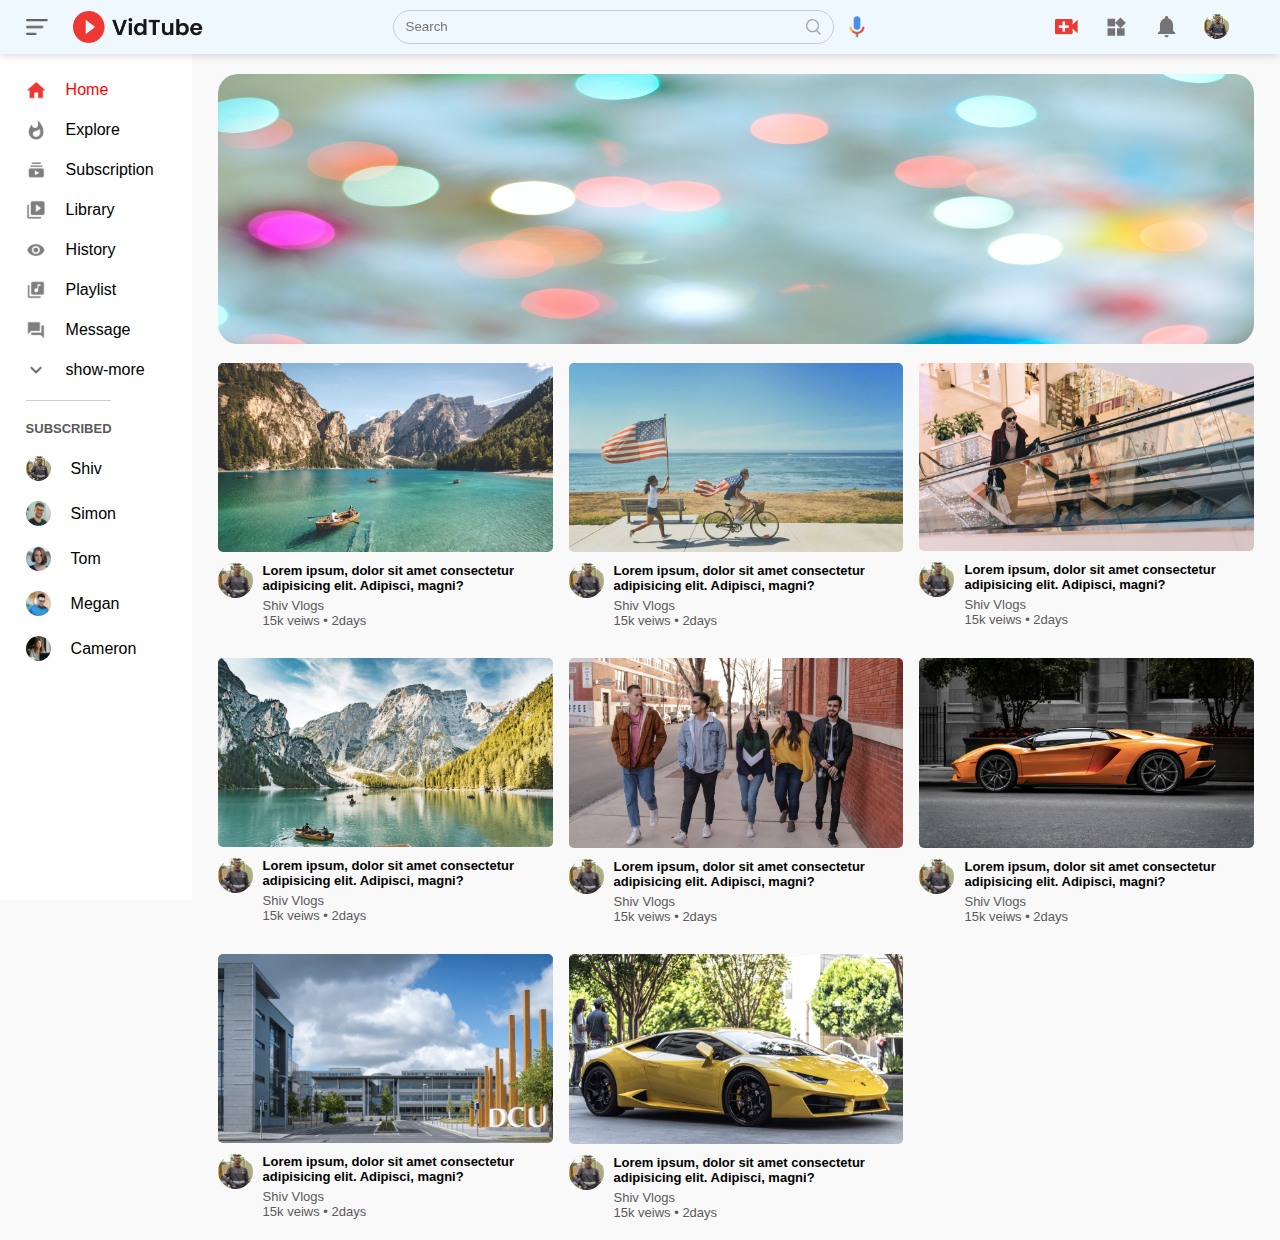
<file: index.html>
<!DOCTYPE html>
<html lang="en">

<head>
    <meta charset="UTF-8">
    <meta name="viewport" content="width=device-width, initial-scale=1.0">
    <title>Youtube Clone</title>
    <link rel="stylesheet" href="./style.css">
</head>

<body>
    <nav class="flex-div">
        <div class="nav-left flex-div">
            <img src="./images/menu.png" alt="" class="menu-icon">
            <img src="./images/logo.png" alt="" class="logo">
        </div>
        <div class="nav-middle flex-div">
            <div class="search-box flex-div">
                <input type="text" name="" id="" placeholder="Search">
                <img src="./images/search.png" alt="">
            </div>
            <img src="./images/voice-search.png" alt="" class="mic-icon">
        </div>
        <div class="nav-right flex-div">
            <img src="./images/upload.png" alt="">
            <img src="./images/more.png" alt="">
            <img src="./images/notification.png" alt="">
            <img src="./images/Jack.jpg" alt="" class="user-icon">
        </div>
    </nav>
    <!-- navbar completed -->
    <div class="sidebar">
        <div class="shortcut-links">
            <a href=""><img src="./images/home.png" alt="">
                <p>Home</p>
            </a>
            <a href=""><img src="./images/explore.png" alt="">
                <p>Explore</p>
            </a>
            <a href=""><img src="./images/subscriprion.png" alt="">
                <p>Subscription</p>
            </a>
            <a href=""><img src="./images/library.png" alt="">
                <p>Library</p>
            </a>
            <a href=""><img src="./images/history.png" alt="">
                <p>History</p>
            </a>
            <a href=""><img src="./images/playlist.png" alt="">
                <p>Playlist</p>
            </a>
            <a href=""><img src="./images/messages.png" alt="">
                <p>Message</p>
            </a>
            <a href=""><img src="./images/show-more.png" alt="">
                <p>show-more</p>
            </a>
            <hr>
        </div>
        <div class="subscribed-list">
            <h3>SUBSCRIBED</h3>
            <a href=""><img src="./images/Jack.jpg" alt="">
                <p>Shiv</p>
            </a>
            <a href=""><img src="./images/simon.png" alt="">
                <p>Simon</p>
            </a>
            <a href=""><img src="./images/megan.png" alt="">
                <p>Tom</p>
            </a>
            <a href=""><img src="./images/tom.png" alt="">
                <p>Megan</p>
            </a>
            <a href=""><img src="./images/cameron.png" alt="">
                <p>Cameron</p>
            </a>
        </div>
    </div>
    <!-- sidebar completed -->
    <div class="container">
        <div class="banner">
            <img src="./images/banner.jpg" alt="">
        </div>
        <div class="list-container">
            <div class="vid-list">
                <a href="play-video.html"><img src="./images/thumbnail1.png" alt="" class="thumbnail"></a>
                <div class="flex-div">
                    <img src="./images/Jack.jpg" alt="">
                    <div class="vid-info">    
                        <a href="play-video.html">Lorem ipsum, dolor sit amet consectetur adipisicing elit. Adipisci, magni?</a>
                        <p>Shiv Vlogs</p>
                        <p>15k veiws &bull; 2days</p>
                    </div>
                </div>
            </div>

            <div class="vid-list">
                <a href=""><img src="./images/thumbnail2.png" alt="" class="thumbnail"></a>
                <div class="flex-div">
                    <img src="./images/Jack.jpg" alt="">
                    <div class="vid-info">    
                        <a href="">Lorem ipsum, dolor sit amet consectetur adipisicing elit. Adipisci, magni?</a>
                        <p>Shiv Vlogs</p>
                        <p>15k veiws &bull; 2days</p>
                    </div>
                </div>
            </div>

            <div class="vid-list">
                <a href=""><img src="./images/thumbnail3.png" alt="" class="thumbnail"></a>
                <div class="flex-div">
                    <img src="./images/Jack.jpg" alt="">
                    <div class="vid-info">    
                        <a href="">Lorem ipsum, dolor sit amet consectetur adipisicing elit. Adipisci, magni?</a>
                        <p>Shiv Vlogs</p>
                        <p>15k veiws &bull; 2days</p>
                    </div>
                </div>
            </div>

            <div class="vid-list">
                <a href=""><img src="./images/thumbnail4.png" alt="" class="thumbnail"></a>
                <div class="flex-div">
                    <img src="./images/Jack.jpg" alt="">
                    <div class="vid-info">    
                        <a href="">Lorem ipsum, dolor sit amet consectetur adipisicing elit. Adipisci, magni?</a>
                        <p>Shiv Vlogs</p>
                        <p>15k veiws &bull; 2days</p>
                    </div>
                </div>
            </div>

            <div class="vid-list">
                <a href=""><img src="./images/thumbnail5.png" alt="" class="thumbnail"></a>
                <div class="flex-div">
                    <img src="./images/Jack.jpg" alt="">
                    <div class="vid-info">    
                        <a href="">Lorem ipsum, dolor sit amet consectetur adipisicing elit. Adipisci, magni?</a>
                        <p>Shiv Vlogs</p>
                        <p>15k veiws &bull; 2days</p>
                    </div>
                </div>
            </div>

            <div class="vid-list">
                <a href=""><img src="./images/thumbnail6.png" alt="" class="thumbnail"></a>
                <div class="flex-div">
                    <img src="./images/Jack.jpg" alt="">
                    <div class="vid-info">    
                        <a href="">Lorem ipsum, dolor sit amet consectetur adipisicing elit. Adipisci, magni?</a>
                        <p>Shiv Vlogs</p>
                        <p>15k veiws &bull; 2days</p>
                    </div>
                </div>
            </div>

            <div class="vid-list">
                <a href=""><img src="./images/thumbnail7.png" alt="" class="thumbnail"></a>
                <div class="flex-div">
                    <img src="./images/Jack.jpg" alt="">
                    <div class="vid-info">    
                        <a href="">Lorem ipsum, dolor sit amet consectetur adipisicing elit. Adipisci, magni?</a>
                        <p>Shiv Vlogs</p>
                        <p>15k veiws &bull; 2days</p>
                    </div>
                </div>
            </div>

            <div class="vid-list">
                <a href=""><img src="./images/thumbnail8.png" alt="" class="thumbnail"></a>
                <div class="flex-div">
                    <img src="./images/Jack.jpg" alt="">
                    <div class="vid-info">    
                        <a href="">Lorem ipsum, dolor sit amet consectetur adipisicing elit. Adipisci, magni?</a>
                        <p>Shiv Vlogs</p>
                        <p>15k veiws &bull; 2days</p>
                    </div>
                </div>
            </div>

            
        </div> 
    </div>
    <script src="./script.js"></script>
</body>

</html>
</file>
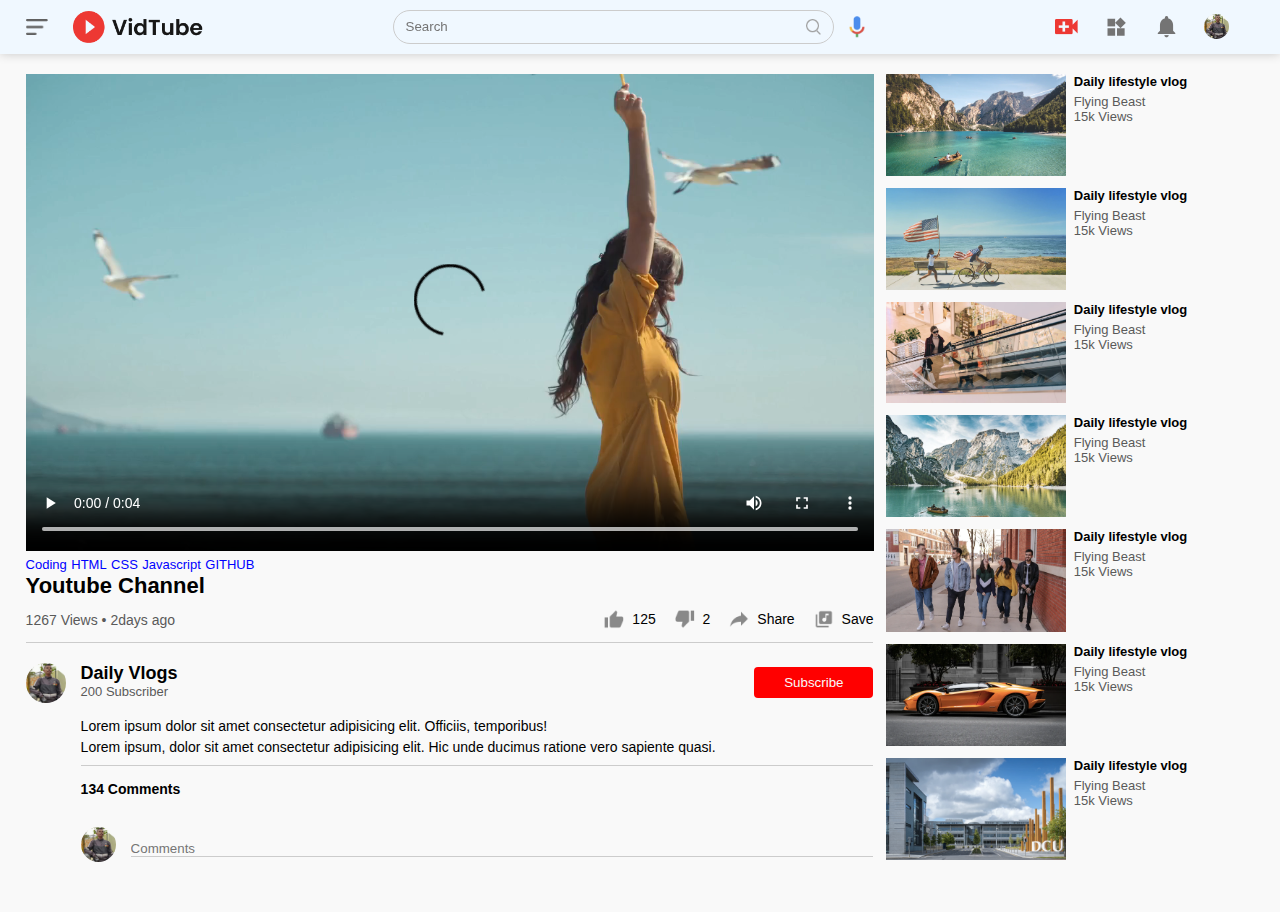
<file: play-video.html>
<!DOCTYPE html>
<html lang="en">
<head>
    <meta charset="UTF-8">
    <meta name="viewport" content="width=device-width, initial-scale=1.0">
    <title>Document</title>
    <link rel="stylesheet" href="./style.css">
</head>
<body>
    <nav class="flex-div">
        <div class="nav-left flex-div">
            <img src="./images/menu.png" alt="" class="menu-icon">
            <img src="./images/logo.png" alt="" class="logo">
        </div>
        <div class="nav-middle flex-div">
            <div class="search-box flex-div">
                <input type="text" name="" id="" placeholder="Search">
                <img src="./images/search.png" alt="">
            </div>
            <img src="./images/voice-search.png" alt="" class="mic-icon">
        </div>
        <div class="nav-right flex-div">
            <img src="./images/upload.png" alt="">
            <img src="./images/more.png" alt="">
            <img src="./images/notification.png" alt="">
            <img src="./images/Jack.jpg" alt="" class="user-icon">
        </div>
    </nav>


    <div class="container play-container">
        <div class="row">
            <div class="play-video">
                <video controls autoplay>
                    <source src="./images/video.mp4" type="video/mp4">
                </video>
                <div class="tags">
                    <a href="">Coding</a>
                    <a href="">HTML</a>
                    <a href="">CSS</a>
                    <a href="">Javascript</a>
                    <a href="">GITHUB</a>
                </div>
                <h3>Youtube Channel</h3>
                <div class="play-video-info">
                    <p>1267 Views &bull; 2days ago</p>
                    <div>
                        <a href=""><img src="./images/like.png" alt="">125</a>
                        <a href=""><img src="./images/dislike.png" alt="">2</a>
                        <a href=""><img src="./images/share.png" alt="">Share</a>
                        <a href=""><img src="./images/save.png" alt="">Save</a>
                    </div>
                </div>
                <hr>
                <div class="publisher">
                    <img src="./images/Jack.jpg" alt="">
                    <div>
                        <p>Daily Vlogs</p>
                        <span>200 Subscriber</span>
                    </div>
                    <button type="button">Subscribe</button>
                </div>
                <div class="vid-description">
                    <p>Lorem ipsum dolor sit amet consectetur adipisicing elit. Officiis, temporibus!</p>
                    <p>Lorem ipsum, dolor sit amet consectetur adipisicing elit. Hic unde ducimus ratione vero sapiente quasi.</p>
                    <hr>
                    <h4>134 Comments</h4>
                    <div class="add-comment">
                        <img src="./images/Jack.jpg" alt="">
                        <input type="text" name="" id="" placeholder="Comments">
                    </div>
                </div>
                
            </div>
            <div class="right-sidebar">

                <div class="side-video-list">
                    <a href="" class="small-thumbnail"><img src="./images/thumbnail1.png" alt=""></a>
                    <div class="vid-info">
                        <a href="">Daily lifestyle vlog</a>
                        <p>Flying Beast</p>
                        <p>15k Views</p>
                    </div>
                </div>


                <div class="side-video-list">
                    <a href="" class="small-thumbnail"><img src="./images/thumbnail2.png" alt=""></a>
                    <div class="vid-info">
                        <a href="">Daily lifestyle vlog</a>
                        <p>Flying Beast</p>
                        <p>15k Views</p>
                    </div>
                </div>


                <div class="side-video-list">
                    <a href="" class="small-thumbnail"><img src="./images/thumbnail3.png" alt=""></a>
                    <div class="vid-info">
                        <a href="">Daily lifestyle vlog</a>
                        <p>Flying Beast</p>
                        <p>15k Views</p>
                    </div>
                </div>


                <div class="side-video-list">
                    <a href="" class="small-thumbnail"><img src="./images/thumbnail4.png" alt=""></a>
                    <div class="vid-info">
                        <a href="">Daily lifestyle vlog</a>
                        <p>Flying Beast</p>
                        <p>15k Views</p>
                    </div>
                </div>


                <div class="side-video-list">
                    <a href="" class="small-thumbnail"><img src="./images/thumbnail5.png" alt=""></a>
                    <div class="vid-info">
                        <a href="">Daily lifestyle vlog</a>
                        <p>Flying Beast</p>
                        <p>15k Views</p>
                    </div>
                </div>


                <div class="side-video-list">
                    <a href="" class="small-thumbnail"><img src="./images/thumbnail6.png" alt=""></a>
                    <div class="vid-info">
                        <a href="">Daily lifestyle vlog</a>
                        <p>Flying Beast</p>
                        <p>15k Views</p>
                    </div>
                </div>


                <div class="side-video-list">
                    <a href="" class="small-thumbnail"><img src="./images/thumbnail7.png" alt=""></a>
                    <div class="vid-info">
                        <a href="">Daily lifestyle vlog</a>
                        <p>Flying Beast</p>
                        <p>15k Views</p>
                    </div>
                </div>

            </div>
        </div>
    </div>

    <script src="./script.js"></script>
</body>
</html>
</file>
<file: style.css>
*{
    margin: 0;
    padding: 0;
    font-family: 'poppins',sans-serif;
    box-sizing: border-box;
}
a{
    text-decoration: none;
    color: black;
}
img{
    cursor: pointer;

}
.flex-div{
     display: flex;
     align-items: center;
}
nav{
    padding:10px 2%;
    justify-content: space-between;
    box-shadow: 0 0 10px rgba(0,0,0, 0.2);
    background-color: aliceblue;
    position: sticky;
    top: 0px;
    z-index: 10;
} 
.nav-right img{
    width: 25px;
    margin-right: 25px;
}
.user-icon{
    width: 25px;
   border-radius: 50%; 
   margin-right: 0px;
}
.nav-left .menu-icon{
    width: 22px;
    margin-right: 25px;
}
.nav-left .logo{
    width: 130px;
}
.nav-middle .mic-icon{
    width: 16px;
}
.nav-middle .search-box{
    border: 1px solid #ccc;
    margin-right: 15px;
    padding: 8px 12px;
    border-radius: 25px;
}
.nav-middle .search-box input{
        width: 400px;
        border: 0px;
        outline: 0px;
        background: transparent;

}
.nav-middle .search-box img{
    width: 15px;
}

/* side bar start */
.sidebar{
    background-color: #fff;
    width: 15%;
    height: 100vh;
    position: fixed;
    top: 0px;
    padding-left: 2%;
    padding-top: 80px;
}
.shortcut-links a img{
    width: 20px;
    margin-right: 20px;
}
.shortcut-links a{
    display: flex;
     align-items: center;
     margin-bottom: 20px;
    width: fit-content;
    flex-wrap: wrap; 
}
.shortcut-links a:first-child{
     color: red;
}
.sidebar hr{
    border: 0;
    height: 1px;
    background-color: #ccc;
    width: 85px;
}
.subscribed-list h3{
    font-size: 13px;
    margin: 20px 0px;
    color: #5a5a5a;
}
.subscribed-list a{
    display: flex;
    align-items: center;
    margin-bottom: 20px;
    width: fit-content;
    flex-wrap: wrap;
}
.subscribed-list a img{
    width: 25px;
    border-radius: 50%;
    margin-right: 20px;
}
.small-sidebar{
    width: 5%;
}
.small-sidebar a p{
    display: none;
}
.small-sidebar h3{
    display: none;

}
.small-sidebar hr{
    width: 50%;
    margin-bottom: 25px;
}
/* sidebar completed */
.container{
    background-color: #f9f9f9;
    padding-left: 17%;
    padding-right: 2%;
    padding-top: 20px;
    padding-bottom: 20px; 
 }
 .large-container{
    padding-left: 7%;

 }
.banner img{
    width: 100%;
    height: 30vh;
    border-radius: 20px;
}
.list-container{
    display: grid;
    grid-template-columns: repeat(auto-fit,minmax(250px,1fr));
    grid-column-gap: 16px;
    grid-row-gap: 30px;
    margin-top: 15px;
}
.vid-list .thumbnail{
    width: 100%;
    border-radius: 5px;
}
.vid-list .flex-div{
    align-items: flex-start;
    margin-top: 7px ;
}
.vid-list .flex-div img{
    width: 35px;
    margin-right: 10px;
    border-radius: 50%;
}
.vid-info{
    color: #5a5a5a;
    font-size: 13px;
}
.vid-info a{
    color: #000;
    font-weight: 600;
    display: block;
    margin-bottom: 5px;
}
@media (max-width: 900px){
    .menu-icon{
        display: none;
    }
    .sidebar{
        display:none;
    }
    .container,.large-container{
        padding-left: 5%;
        padding-right: 5%;
    }
    .nav-right img{
        display: none;
    }
    .nav-right .user-icon{
        display: block;
        width: 30px;
    }
    .nav-middle .search-box input{
        width: 100px;
    }
    .nav-middle .mic-icon{
        display: none;
    }
    .logo{
        width: 90px;
    }
}

/* for play video */
.play-container{
    padding-left: 2%;
}
.row{
    display: flex;
    justify-content: space-between;
    flex-wrap: wrap;
}
.play-video{
    flex-basis: 69%;
}
.right-sidebar{
    flex-basis: 30%;
}
.play-video video{
    width: 100%;
}
.side-video-list{
    display: flex;
    justify-content: space-between;
    margin-bottom: 8px;
}
.side-video-list img{
    width: 100%;
}
.side-video-list .small-thumbnail{
    flex-basis: 49%;
}
.side-video-list .vid-info{
    flex-basis: 49% ;
}
.play-video .tags a{
    color: #0000ff;
    font-size: 13px;
}
.play-video h3{
    font-weight: 600;
    font-size: 22px;
}
.play-video .play-video-info{
    display: flex;
    align-items: center;
    justify-content: space-between;
    flex-wrap: wrap;
    margin-top: 10px;
    font-size: 14px;
    color: #5a5a5a;
}
.play-video .play-video-info a img{
    width: 20px;
    margin-right: 8px;
}
.play-video .play-video-info a{
    display: inline-flex;
    align-items: center;
    margin-left: 15px;
}
.play-video hr{
    border: 0px;
    height: 1px;
    background: #ccc;
    margin: 10px 0;
}
.publisher{
    display: flex;
    align-items: center;
    margin-top: 20px;
}
.publisher div{
    flex: 1;
    line-height: 18px;
}
.publisher img{
    width: 40px;
    border-radius: 50%;
    margin-right: 15px;
}
.publisher div p{
    color:#000;
    font-weight: 600;
    font-size: 18px;
} 
.publisher div span{
    font-size: 13px;
    color: #5a5a5a;
}
.publisher button{
    background-color: red;
    color: #f9f9f9;
    padding: 8px 30px;
    border: 0px;
    outline: 0;
    border-radius: 4px;
    cursor: pointer;
}
.vid-description{
    padding-left: 55px;
    margin: 15px 0px;

}
.vid-description p{
    font-size: 14px;
    margin-bottom: 5px;
    columns: #5a5a5a;
}
.vid-description h4{
    font-size: 14px;
    margin-top: 15px;
}
.add-comment{
    display: flex;
    align-items: center;
    margin: 30px 0px;
}
.add-comment img{
    width: 35px;
    border-radius: 50px;
    margin-right: 15px;
}
.add-comment input{
    border: 0;
    outline: 0;
    border-bottom: 1px solid #ccc;
    width: 100%;
    padding-top: 10px;
    background: transparent;
}
@media(max-width:900px){
    .play-video{
        flex-basis: 100%;
    }
    .right-sidebar{
        flex-basis: 100%;
    }
    .play-container{
        padding-left: 5%;
    }
    
}
</file>
